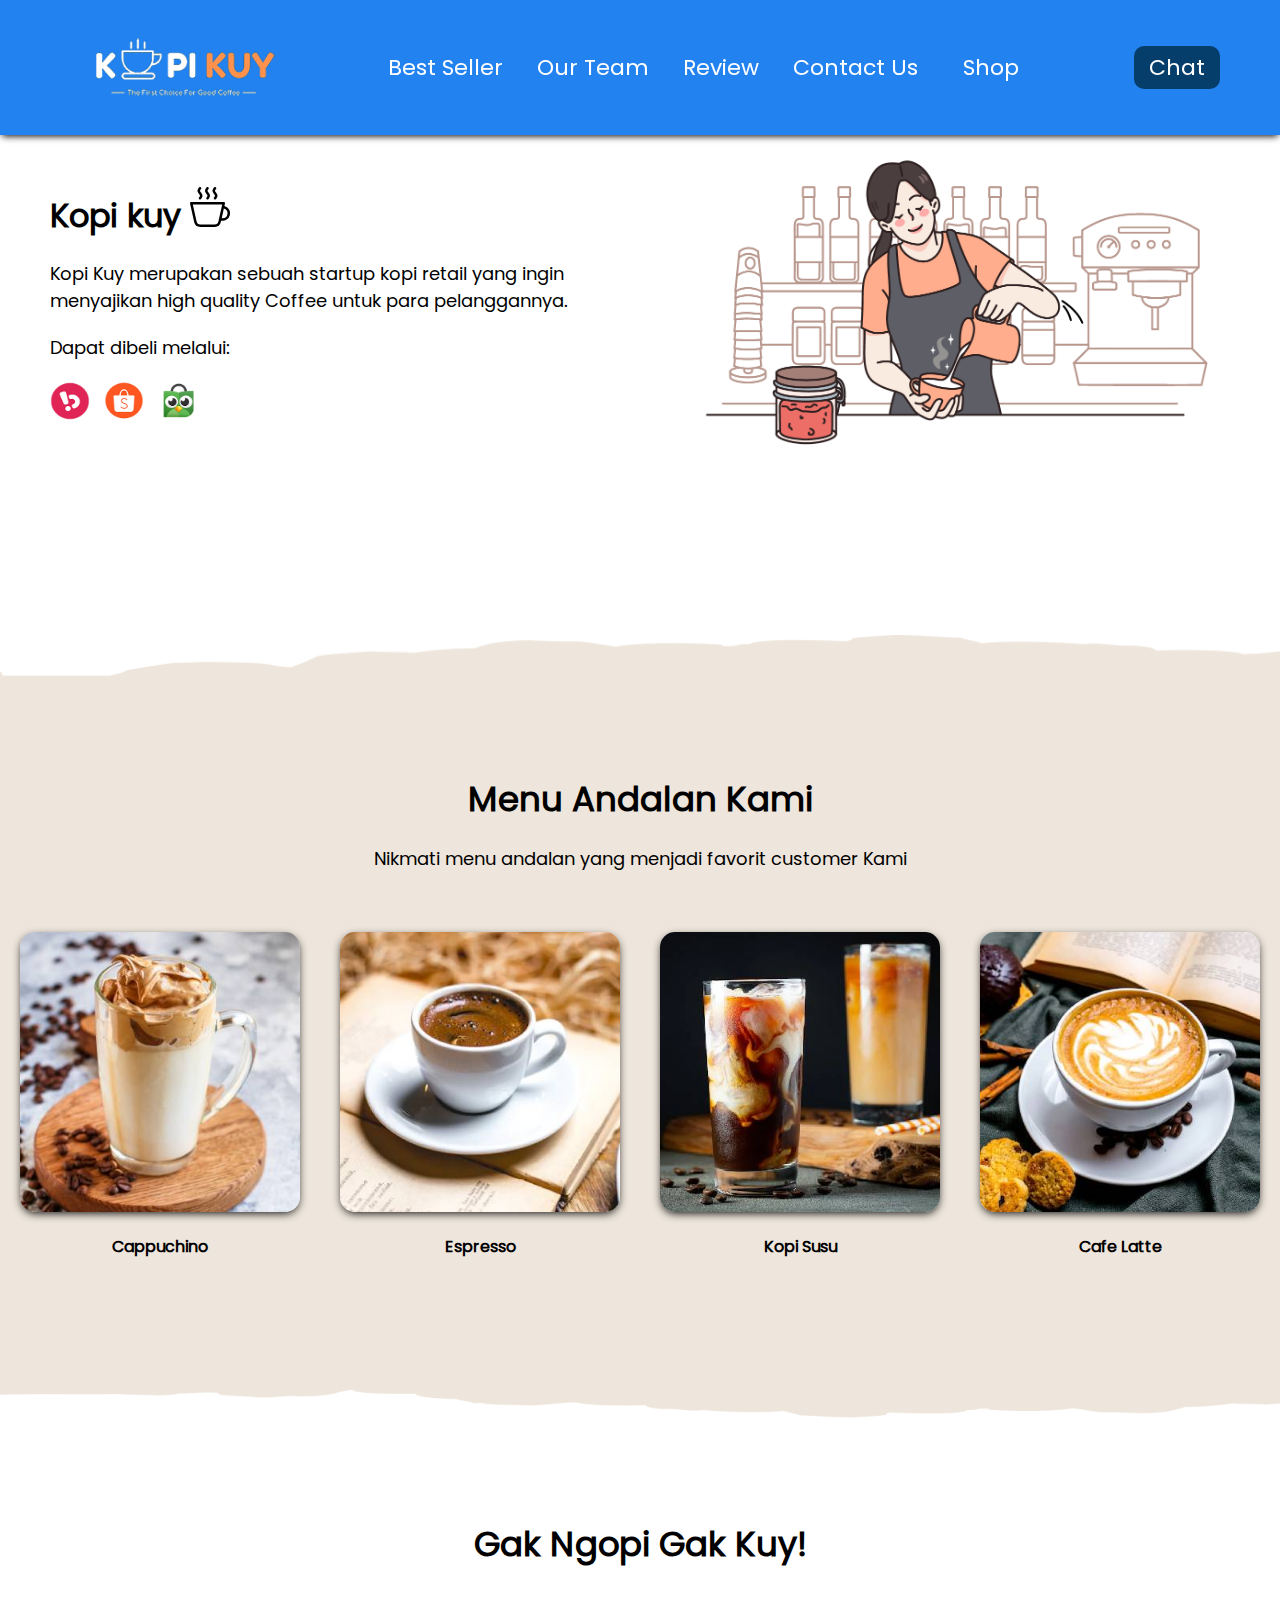
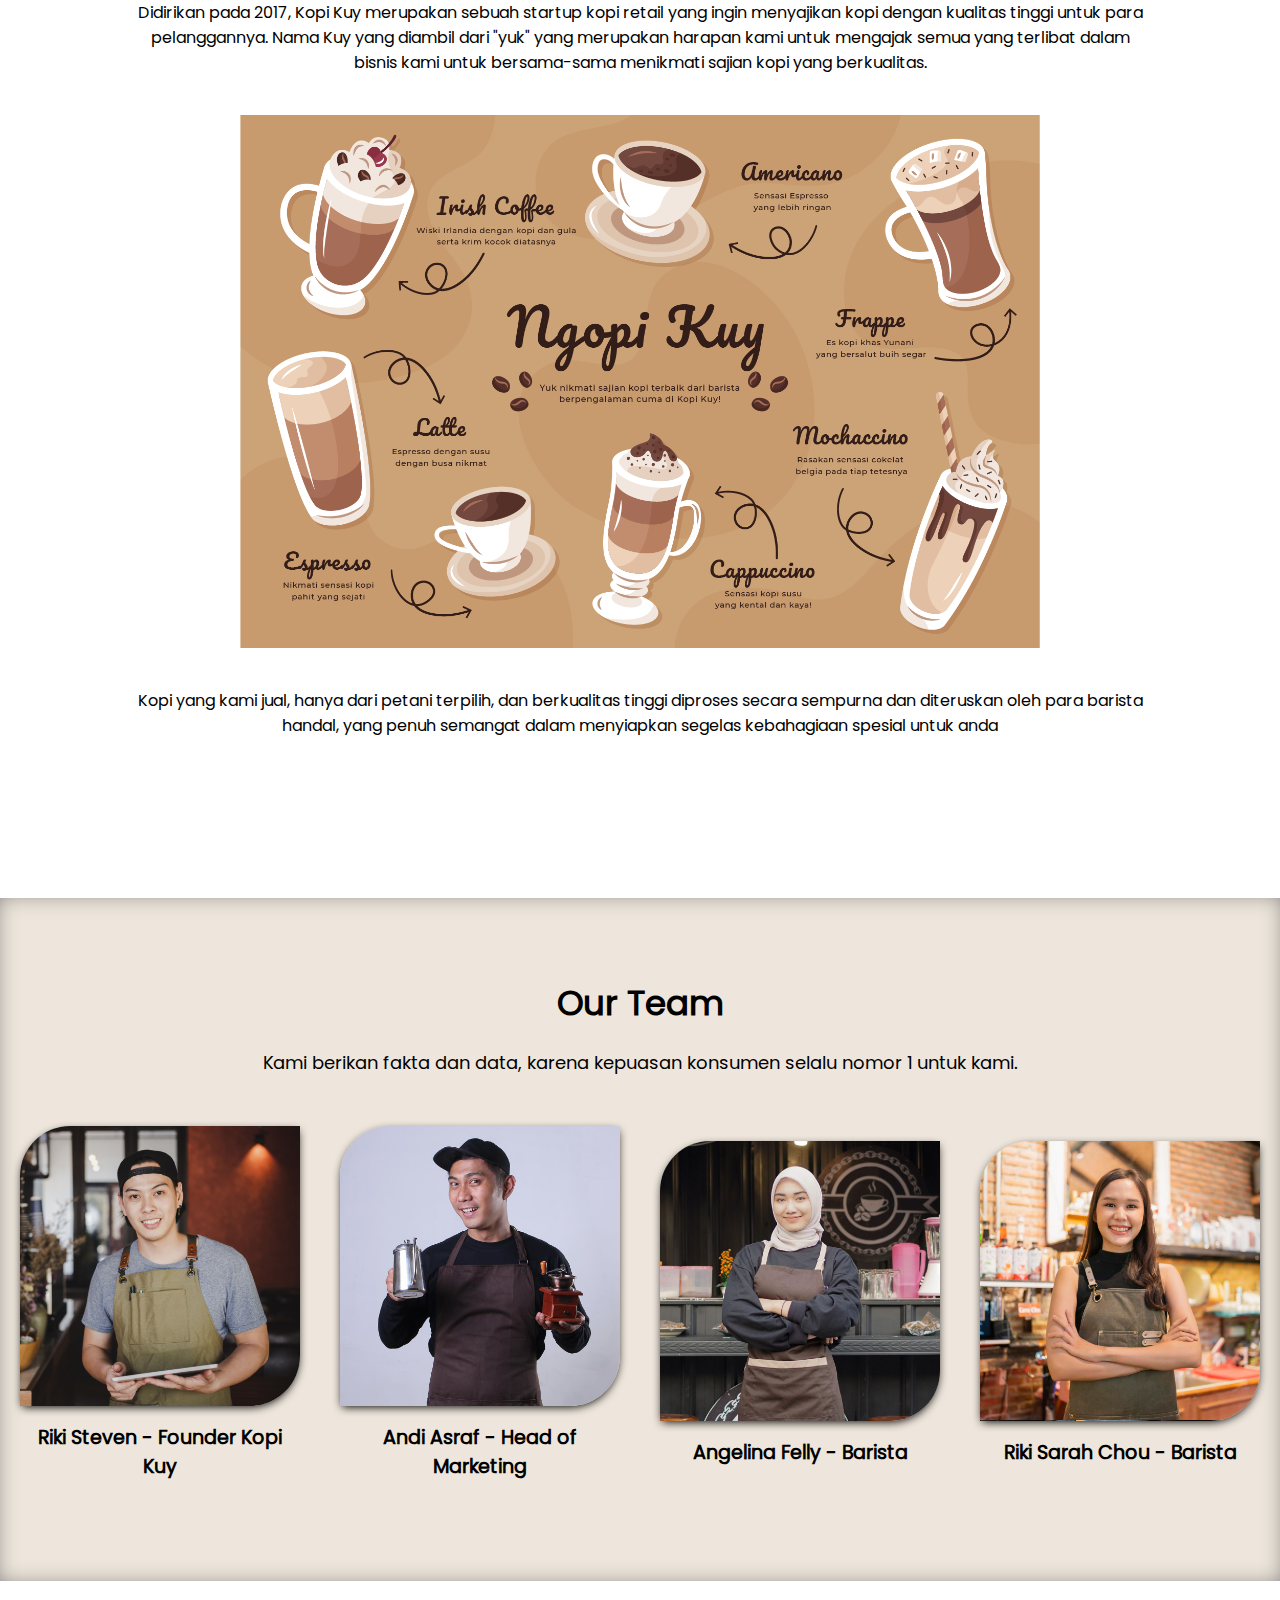
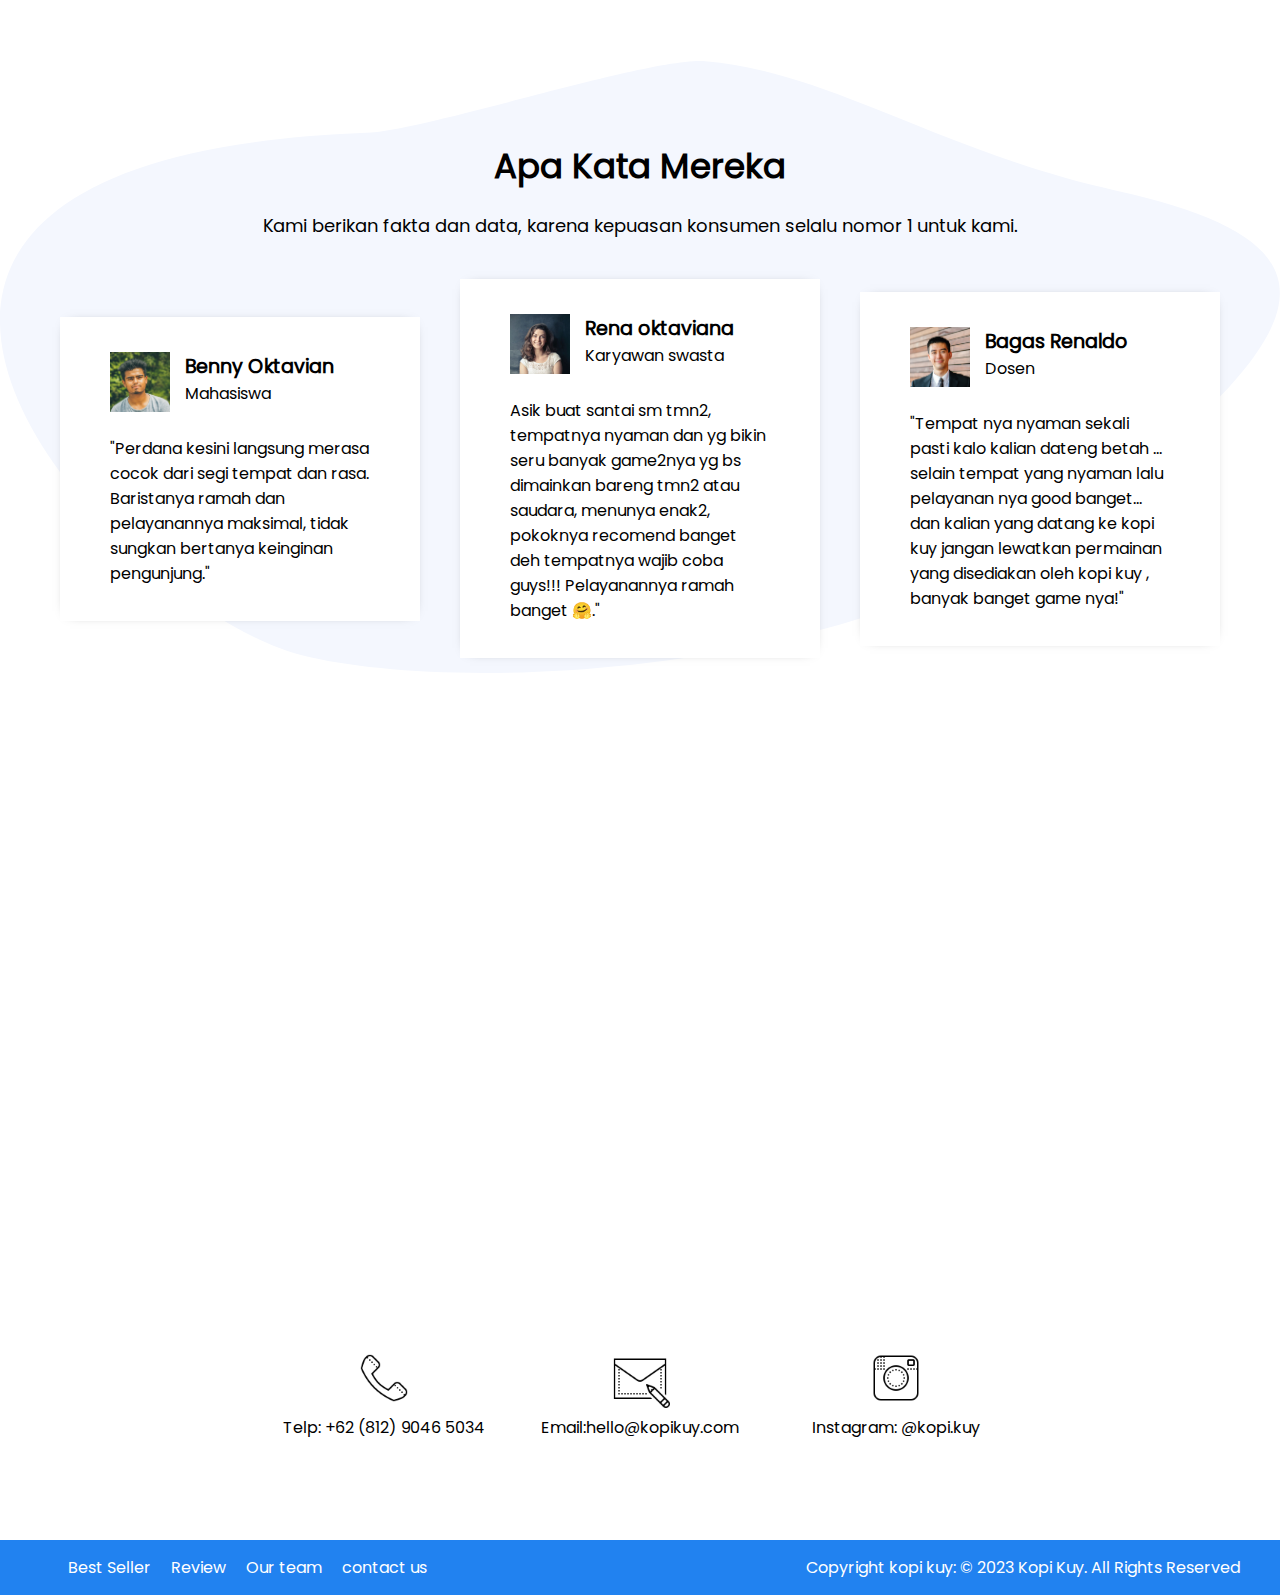
<file: index.html>
<!DOCTYPE html>
<html lang="id">

<head>
    <meta charset="UTF-8">
    <meta http-equiv="X-UA-Compatible" content="IE=edge">
    <meta name="viewport" content="width=device-width, initial-scale=1.0">
    <link rel="shortcut icon" href="images/favicon.ico" type="image/x-icon">
    <title>Website Kopi Kuy</title>
    <link rel="stylesheet" href="css/style.css">
</head>

<body>
    <nav>
        <img class="logo" src="images/logo/logo_kuy.png">
        <div class="navigasi">
            <a href="#best-seller">Best Seller</a>
            <a href="#our-team">Our Team</a>
            <a href="#review">Review</a>
            <a href="#contact-us">Contact Us</a>
        </div>
        <a class="shop" href="produk.html">Shop</a>
        <a class="chat" href="https://wa.me/628123456?text=Saya ingin bertanya" target="_blank">Chat</a>
    </nav>

    <!-- Tulis Kode HTML / <header> Setelah baris di bawah ini (baris 28) --> 
<header> 
    <div class="kiri">
        <h1> Kopi kuy <img src="images/icon/icon_kopi.svg" alt=""></h1>
        <p>Kopi Kuy merupakan sebuah startup kopi retail yang ingin menyajikan 
            high quality Coffee untuk para pelanggannya.</p>
    <div class="olshop">  
        <p>Dapat dibeli melalui:</p>
        <img src="images/logo/logo_bukalapak.png" alt="">
        <img src="images/logo/logo_shopee.png" alt="">
        <img src="images/logo/logo_tokopedia.png" alt="">
    </div> 
    </div>  
    <div class="kanan">
        <img src="images/header/header1.png" alt="">
    </div>
</header>
<section class="best-seller"id=best-seller>
        <h2>Menu Andalan Kami</h2>
        <p>Nikmati menu andalan yang menjadi favorit customer Kami</p>
        <div class="produk">
            <img src="images/produk/product_capuchino.jpg" alt="">
            <p>Cappuchino</p>
        </div>
        <div class="produk">
            <img src="images/produk/product_espresso.jpg" alt="">
            <p>Espresso</p>
        </div>
        <div class="produk">
            <img src="images/produk/product_kopi_susu.jpg" alt="">
            <p>Kopi Susu</p>
        </div>
        <div class="produk">
            <img src="images/produk/product_latte.jpg" alt="">
            <p>Cafe Latte</p>
        </div>
    </section>
    <section class="about-us"id=about-us>
        <h2>Gak Ngopi Gak Kuy!</h2>
        <p>Didirikan pada 2017, Kopi Kuy merupakan sebuah startup kopi retail 
            yang ingin menyajikan kopi dengan kualitas tinggi untuk para pelanggannya. 
            Nama Kuy yang diambil dari "yuk" yang merupakan harapan kami untuk mengajak semua 
            yang terlibat dalam bisnis kami untuk bersama-sama menikmati sajian kopi yang berkualitas.</p>
            <img src="images/about-us/aset_kopi_jumbo.png" alt=""> 
            <p>Kopi yang kami jual, hanya dari petani terpilih, dan berkualitas tinggi diproses 
                secara sempurna dan diteruskan oleh para barista handal, yang penuh semangat 
                dalam menyiapkan segelas kebahagiaan spesial untuk anda</p>
    </section>
    <section class="our-team"id=our-team> 
        <h2>Our Team</h2>
        <p>Kami berikan fakta dan data, karena kepuasan konsumen selalu nomor 1 untuk kami.</p>
        <div class="team">
            <img src="images/team/team1.jpg" alt="">
            <h3>Riki Steven - Founder Kopi Kuy</h3>
        </div>
        <div class="team">
            <img src="images/team/team2.jpg" alt="">
            <h3>Andi Asraf - Head of Marketing</h3>
        </div>
        <div class="team">
            <img src="images/team/team3.jpg" alt="">
            <h3>Angelina Felly - Barista</h3>
        </div>
        <div class="team">
            <img src="images/team/team4.jpg" alt="">
            <h3>Riki Sarah Chou - Barista</h3>
        </div>
    </section>
    <section class="review"id=review>
        <h2>Apa Kata Mereka</h2>
        <p>Kami berikan fakta dan data, karena kepuasan konsumen selalu nomor 1 untuk kami.</p> 
    <div class="testimoni">   
             <img src="images/customer/customer1.jpg" alt="">
        <div class="profile">
            <h3>Benny Oktavian </h3>
            <p>Mahasiswa</p>
        </div>
        <p> "Perdana kesini langsung merasa cocok dari segi tempat dan rasa. 
            Baristanya ramah dan pelayanannya maksimal, tidak sungkan bertanya keinginan pengunjung."</p>
    </div>
<div class="testimoni">   
        <img src="images/customer/customer2.jpg" alt="">
   <div class="profile">
       <h3>Rena oktaviana </h3>
       <p>Karyawan swasta</p>
   </div>
   <p> Asik buat santai sm tmn2, tempatnya nyaman dan yg bikin seru banyak game2nya 
    yg bs dimainkan bareng tmn2 atau saudara, menunya enak2, pokoknya recomend 
    banget deh tempatnya wajib coba guys!!! Pelayanannya ramah banget 🤗."</p>
</div>    
</div>
    <div class="testimoni">   
        <img src="images/customer/customer3.jpg" alt="">
   <div class="profile">
       <h3>Bagas Renaldo </h3>
       <p>Dosen</p>
   </div>
   <p> "Tempat nya nyaman sekali pasti kalo kalian dateng betah ... 
    selain tempat yang nyaman lalu pelayanan nya good banget... 
    dan kalian yang datang ke kopi kuy jangan lewatkan permainan yang disediakan 
    oleh kopi kuy , banyak banget game nya!"</p>
    </div>
    </section> 
<section class="contact-us"id=contact-us>
    <iframe src="https://www.google.com/maps/embed?pb=!1m14!1m8!1m3!1d7932.741866032694!2d106.668581!3d-6.214715!3m2!1i1024!2i768!4f13.1!3m3!1m2!1s0x2e69f9912c7f297b%3A0xe5a3a671dae861ab!2sKopi%20kuy!5e0!3m2!1sid!2sid!4v1680617229460!5m2!1sid!2sid"
    allowfullscreen="" loading="lazy" referrerpolicy="no-referrer-when-downgrade"></iframe>
<div class="kontak">
   <img src="images/icon/icon_phone.png" alt="">
   <p>Telp: +62 (812) 9046 5034</p>
</div>
<div class="kontak">
    <img src="images/icon/icon_mail.png" alt="">
    <p>Email:hello@kopikuy.com</p>
 </div>
 <div class="kontak">
    <img src="images/icon/icon_instagram.png" alt="">
    <p>Instagram: @kopi.kuy </p>
 </div>
</section>
<footer>
<div class="navigasi">
    <a href="Best-Seller">Best Seller</a>
    <a href="Review">Review</a>
    <a href="Our -team">Our team</a>
    <a href="Contact-us">contact us</a>
</div>
<p>Copyright kopi kuy: © 2023 Kopi Kuy. All Rights Reserved</p>
</footer>
    <!--
        Kode HTML tidak boleh lewat dari batas ini
        Pastikan setiap section di tutup
        misalnya kode <section class="best-seller"> harus ada
        di bawah kode </header> (perhatikan ada garis miringnya
        dan setiap section harus setelah kode </section>
        jangan menulis <section> di dalam <section>
    -->
</body>

</html>
</file>
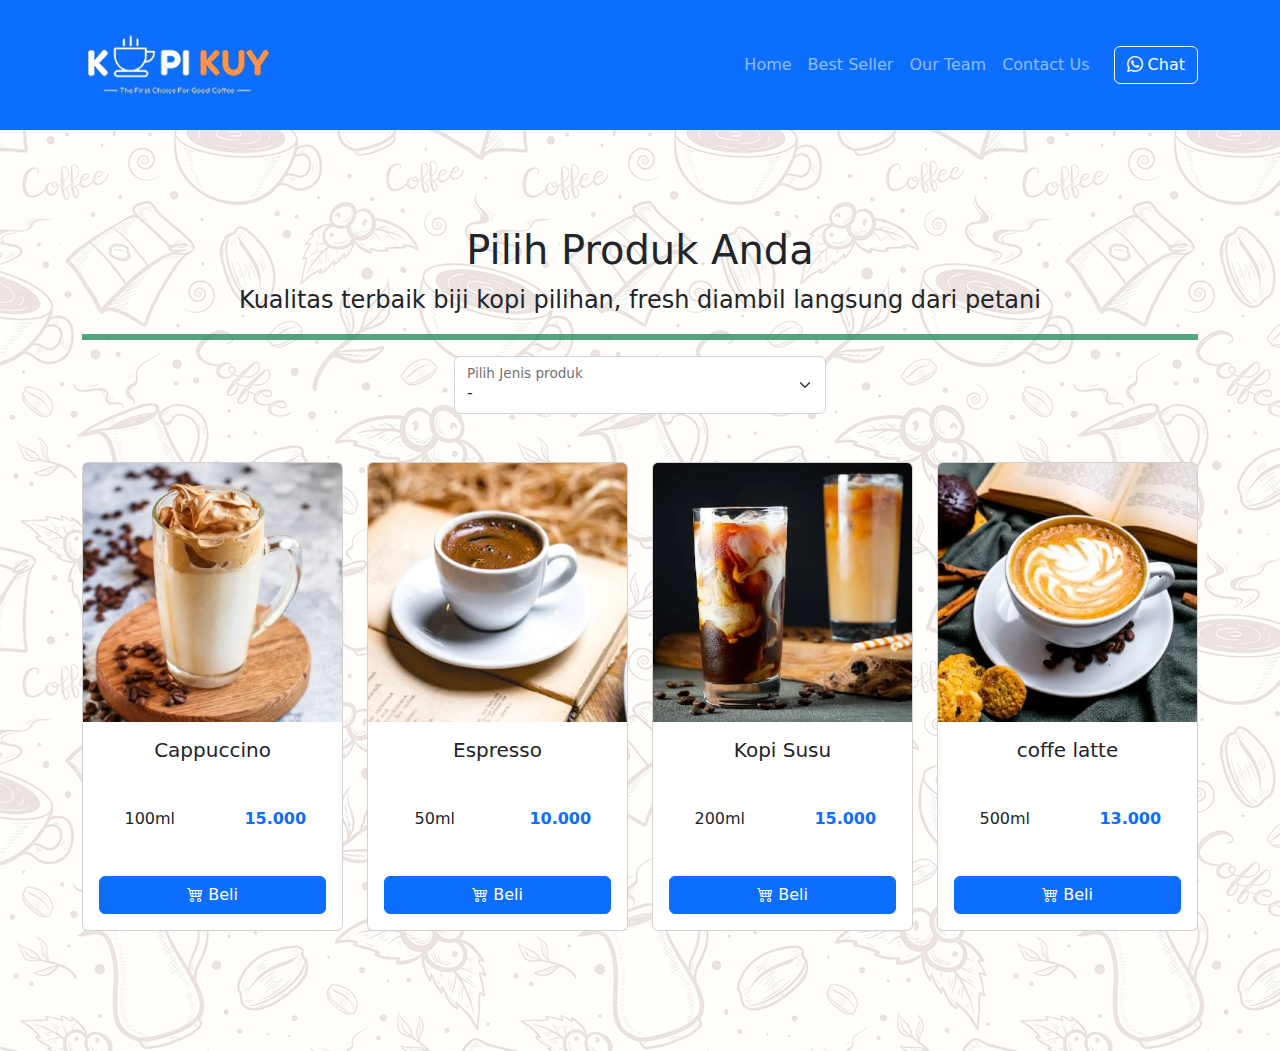
<file: produk.html>
<!DOCTYPE html>
<html lang="id">

<head>
    <meta charset="UTF-8">
    <meta http-equiv="X-UA-Compatible" content="IE=edge">
    <meta name="viewport" content="width=device-width, initial-scale=1.0">
    <link rel="shortcut icon" href="images/favicon/favicon.ico" type="image/x-icon">
    <title>Produk</title>
    <link rel="shortcut icon" href="images/favicon.ico" type="image/x-icon">
    <link rel="stylesheet" href="vendor/bootstrap/bootstrap.min.css">
    <link rel="stylesheet" href="vendor/bootstrap/bootstrap-icons.css">
    <script src="vendor/bootstrap/bootstrap.bundle.min.js"></script>
    <script src="js/jquery-3.6.3.min.js"></script>
    <style>
        /* tulis kode CSS internal di bawah sini */
body {
   
    background-image: url(images/background/bgkopi.png);
 }
nav { 
    width: 100%;
    height: 130px;

 }
        /* Batas Akhir penulisan kode CSS internal */
    </style>
</head>

<body>
    <!-- Tulis Kode Bootstrap Di Bawah Sini -->


    <nav class="navbar navbar-dark bg-primary navbar-expand-lg bisadicopy">
        <div class="container">
            <a class="navbar-brand" href="index.html">
                <img src="images/logo/logo_kuy.png" height="70" alt="image">
            </a>
            <button class="navbar-toggler" type="button" data-bs-toggle="collapse" data-bs-target="#navbarNav11"
                aria-controls="navbarNav11" aria-expanded="false" aria-label="Toggle navigation">
                <span class="navbar-toggler-icon"></span>
            </button>
            <div class="collapse navbar-collapse" id="navbarNav11">
                <ul class="navbar-nav ms-auto">
                    <li class="nav-item active">
                        <a class="nav-link" href="index.html">Home</a>
                    </li>
                    <li class="nav-item">
                        <a class="nav-link" href="index.html#best-seller">Best Seller</a>
                    </li>
                    <li class="nav-item">
                        <a class="nav-link" href="index.html#our-team">Our Team</a>
                    </li>
                    <li class="nav-item">
                        <a class="nav-link" href="index.html#contact-us">Contact Us</a>
                    </li>
                </ul>
                <a class="btn btn-outline-light ms-md-3"
                    href="https://wa.me/6281290446155?text=halo kopi kuy mau tanya dong">
                    <i class="bi bi-whatsapp"></i> Chat
                </a>
            </div>
        </div>
    </nav>
    <section class="riki-block produk text-center my-5 py-5">
        <div class="container">
            <h1>Pilih Produk Anda</h1>
            <p class="fs-4">Kualitas terbaik biji kopi pilihan, fresh diambil langsung dari petani</p>
            <hr class="border border-success border-3 opacity-75">

            <!-- Ini Untuk Select -->
            <div class="form-floating mx-auto col-md-4">
                <select class="form-select" id="select_kopi">
                    <option disabled selected>-</option>
                    <option value="arabica">Arabica</option>
                    <option value="robusta">Robusta</option>
                    <option value="bijiKopi">Biji Kopi</option>
                    <option value="kopiImport">Kopi Import</option>
                  
                </select>
                <label for="select_kopi">Pilih Jenis produk</label>
            </div>           

            <div id="baris_produk" class="row row-cols-1 row-cols-sm-2 row-cols-md-3 row-cols-lg-4 text-center mt-5">
                <!-- untuk banyakin produk, copynya div class col ya, jangan div baris atau div card -->
                <div class="col mb-4">
                    <div class="card">
                        <img src="images/produk/product_capuchino.jpg" class="card-img-top" alt="...">
                        <div class="card-body">
                            <h5 class="card-title">Cappuccino</h5>
                            <div class="row hargasize my-4">
                                <div class="col">
                                    100ml
                                </div>
                                <div class="col text-primary fw-bold">
                                    15.000
                                </div>
                            </div>
                            <a href="#" class="btn btn-primary w-100"><i class="bi bi-cart4"></i> Beli</a>
                        </div>
                    </div>
                </div>
                <div class="col mb-4">
                    <div class="card">
                        <img src="images/produk/product_espresso.jpg" class="card-img-top" alt="...">
                        <div class="card-body">
                            <h5 class="card-title">Espresso</h5>
                            <div class="row hargasize my-4">
                                <div class="col">
                                    50ml
                                </div>
                                <div class="col text-primary fw-bold">
                                    10.000
                                </div>
                            </div>
                            <a href="#" class="btn btn-primary w-100"><i class="bi bi-cart4"></i> Beli</a>
                        </div>
                    </div>
                </div>
                <div class="col mb-4">
                    <div class="card">
                        <img src="images/produk/product_kopi_susu.jpg" class="card-img-top" alt="...">
                        <div class="card-body">
                            <h5 class="card-title">Kopi Susu</h5>
                            <div class="row hargasize my-4">
                                <div class="col">
                                    200ml
                                </div>
                                <div class="col text-primary fw-bold">
                                    15.000
                                </div>
                            </div>
                            <a href="#" class="btn btn-primary w-100"><i class="bi bi-cart4"></i> Beli</a>
                        </div>
                    </div>
                </div>
                <div class="col mb-4">
                    <div class="card">
                        <img src="images/produk/product_latte.jpg" class="card-img-top" alt="...">
                        <div class="card-body">
                            <h5 class="card-title">coffe latte</h5>
                            <div class="row hargasize my-4">
                                <div class="col">
                                    500ml
                                </div>
                                <div class="col text-primary fw-bold">
                                    13.000
                                </div>
                            </div>
                            <a href="#" class="btn btn-primary w-100"><i class="bi bi-cart4"></i> Beli</a>
                        </div>
                    </div>
                </div>
            </div>
        </div>
    </section>

    <!-- Batas Akhir penulisan kode Bootstrap -->
    <script>
        /* Tulis Javascript Di bawah Sini */

       
        var sumber2 = "data.json"

        $.getJSON(sumber2).then(function (data_mentah) {
            data_json = data_mentah
            console.log(data_json)
        })
        
        select_kopi.onchange = function() {
      var dipilih = this.value
      data_kopi = data_json[dipilih]
      console.log(data_kopi)
      tampilkan_data()
    }
    function tampilkan_data() {
            baris_produk.innerHTML = ""
            data_kopi.forEach(kopi => {
                baris_produk.innerHTML += `<div class="col mb-4">
                    <div class="card">
                        <img src="${kopi.foto}"
                            class="card-img-top" alt="...">
                        <div class="card-body">
                            <h5 class="card-title">${kopi.nama}</h5>
                            <div class="row hargasize my-4">
                                <div class="col">
                                    ${kopi.size}
                                </div>
                                <div class="col text-primary fw-bold">
                                    ${kopi.harga}
                                </div>
                            </div>
                            <a href="${kopi.link}" class="btn btn-success bg-primary w-100"><i class="bi bi-cart4"></i> Beli</a>
                        </div>
                    </div>
                </div>`
            })
        }
        /* Batas Akhir penulisan kode Javascript */
    </script>
</body>

</html>
</file>
<file: css/style.css>
/* Kode * di bawah ini untuk mereset tampilan setiap web browser supaya seragam */

* {
   box-sizing: border-box;
   margin: 0;
   padding: 0;
}

html {
   /* scroll-behavior: smooth agar scroll ketika klik pada navigasi menjadi halus */
   scroll-behavior: smooth;
}

/* 
Kode di bawah ini untuk mengatur nav sampai footer agar memiliki tampilan flexibel
selengkapnya akan di bahas di hari ke 3
*/

nav,
header,
section,
footer {
   /* 
      display: flex memiliki pengaturan yang dapat mengatur agar elemen
      di dalamnya memiliki ukuran yang fleksibel
      digunakan saat ada elemen yang isinya lebih dari satu kolom
   */
   display: flex;
   /* 
      align-items: center mengatur elemen di dalamnya rata tengah vertikal
   */
   align-items: center;

   /* 
      justify-content: center mengatur elemen di dalamnya rata tengah horizontal
   */
   justify-content: center;

   /* 
      flex-wrap: wrap mengatur agar jika lebar elemen berlebih, maka elemen
      akan otomatis diletakan di baris baru (tidak dipaksakan di satu baris)
   */
   flex-wrap: wrap;
}



/* 
Kode @font-face untuk menginstall font ke dalam Website 
src adalah untuk lokasi fontnya, font dapat di cari di website https://fonts.google.com/
dengan memberi nama family, maka kita mendaftarkan font tersebut ke dalam website
*/

@font-face {
   src: url(../fonts/poppins.woff2);
   font-family: 'Poppins';
}

body {
   /* 
   mendaftarkan semua teks pada body menjadi family Poppins 
   kenapa pada body? karena elemen body membungkus semua elemen dari nav section sampai footer
   */
   font-family: 'Poppins';
}

/*
Misalnya ada font dari google yang bernama Irish Grover yang berada di:
https://fonts.gstatic.com/s/irishgrover/v23/buExpoi6YtLz2QW7LA4flVgv__RP.woff2

maka bisa coba copy kode berikut untuk menginstall font tadi:

@font-face {
  font-family: 'Irish Grover';
  font-style: normal;
  font-weight: 400;
  src: url(https://fonts.gstatic.com/s/irishgrover/v23/buExpoi6YtLz2QW7LA4flVgv__RP.woff2) format('woff2');
}

Jika kode di atas sudah di copy
Nanti pada element yang ingin menggunakan font Irish Grover Tadi, tinggal diganti font-familynya
misal mau mengganti h1 dan h2 maka kodenya sebagai berikut:

h1,h2 {
   font-famil y: 'Irish Grover';
}

*/


a {
   /* menghilangkan garis bawah pada link */
   text-decoration: none;

   /* 
   color: adalah untuk mengganti warna tulisan.
   color:unset digunakan pada a untuk menghilangkan warna bawaan pada link (biasanya warna biru) 
   */
   color: unset;
}

h2 {
   /* mengatur ukuran huruf ke 34 pixel */
   font-size: 34px;
}

h3 {
   /* mengatur ukuran huruf ke 1.2rem */
   font-size: 1.2rem;
}

h1,
h2,
h3 {
   /* mengatur tebal huruf bisa bold, normal*/
   font-weight: bold;
}

img {
   /* 
      kode max-width artinya lebar maksimal
      mengatur agar semua elemen img memiliki lebar maksimal 100% agar
      besar gambar tidak melebihi layar ataupun elemen pembungkus
   */
   max-width: 100%;
}

/* Navigasi */

nav {
   /* 
   background-color mengatur warna latar belakang 
   untuk pengguna hp, pergantian warna tidak bisa seperti vs code
   hanya dapat menggunakan warna bahasa inggris seperti: red, green, brown, purple dsb
   untuk pengguna vscode silahkan arahkan mouse ke kotak warna di bawah
   untuk mengganti warna sesuai keinginan
   */
   background-color:#2182f0;

   /* box-shadow membuat efek bayangan */
   box-shadow: 0 3px 7px -2px #000000;

   /* width mengatur lebar elemen. 100% agar lebarnya full dari kiri sampai kanan layar */
   width: 100%;
   height: 15%;

   /* 
   padding digunakan untuk memberi jarak ke dalam. 
   efeknya bila digunakan pada elemen yang memiliki warna latar akan membuat elemen tersebut 'gemuk'
   padding-top artinya jarak ke atas, nilai padding dapat berupa
   padding-top, padding-bottom, padding-left, padding-right
   */
   padding-top: 10px;
   padding-bottom: 10px;

   /* 
   position mengatur posisi elemen, position:fixed supaya elemen nav akan ikut menempel di atas layar
   saat kita scroll ke bawah. Jika ingin navigasi gak nempel, bisa menggunakan position:static;
   */
   position:fixed;

   /* Nilai z-index semakin besar, maka elemen akan semakin di depan */
   z-index: 500;
}

img.logo {
   /* height mengatur tinggi elemen */
   height: 60%;
   /* penjelasan margin mirip dengan padding, fungsinya untuk memberi jarak pada elemen */
   margin-left: 7%;
}

div.navigasi {
   margin-left: auto;
   margin-right: 15px;
}

nav a {
   color: #fff;
   padding-left: 15px;
   padding-right: 15px;
 font-size: 22px;
}

a.shop {
   margin-right: 100px;
}

a.chat {
   margin-right: 60px;
   background-color: rgb(5, 61, 107);
   color: #fff;
   padding-top: 5px;
   padding-right: 15px;
   padding-bottom: 5px;
   padding-left: 15px;
   border-radius: 10px;
}


/* 
   PERHATIKAN bahwa dalam mengatur elemen, nama elemen langsung ditulis
   sedangkan untuk mengatur class, dibutuhkan tanda titik (.) terlebih dulu
   img {} berarti seluruh elemen dengan tag img (<img src="....">), 
   sedangkan .img artinya hanya elemen dengan class img (<img class="img" src="...">) 
*/


/* HEADER */


header,
section {
   /*
    padding mengatur jarak ke dalam
    pada padding dan margin ditambahkan top / right / bottom / top 
    untuk mengatur jarak masing-masing 
   */
   padding-top: 80px;
   padding-bottom: 80px;

   /* margin mengatur jarak ke luar */
   margin-bottom: 80px;
}

/* penulisan CSS dapat digabung dengan beberapa elemen */
header div.kiri,
header div.kanan {
   /* width mengatur lebar elemen. 50% artinya setengah ukuran elemen pembungkus */
   width: 50%;
   padding: 50px;
}

header h1 {
   margin-bottom: 20px;
}

header p {
   /* font-size digunakan untuk mengatur ukuran huruf */
   font-size: 18px;
   margin-bottom: 20px;
}

div.olshop img {
   width: 40px;
   /* aspect-ratio:1 agar tinggi menyesuaikan width */
   aspect-ratio: 1;
   margin-right: 10px;
}


/* Best Seller */

section.best-seller {
   position: relative;

   /* background-color mengatur warna latar belakang elemen */
   background-color: #EEE6DC;

   /* text-align mengatur rata tulisan, bisa bernilai: left, right, center, justify */
   text-align: center;
}

/* 
terkait position, after, dan before memerlukan pemahaman mendalam
terkait layout pada CSS untuk dapat memahami secara penuh 
*/

section.best-seller::before,
section.best-seller::after {
   position: absolute;
   content: "";
   width: 100%;
   height: 76px;

   /* background-image untuk menambahkan gambar sebagai background */
   background-image: url(../images/background/garis-atas.png);

   /*background-size agar gambar latar menyesuaikan tinggi / lebar elemen */
   background-size: cover;

   top: -60px;
   left: 0;
}

section.best-seller::after {
   height: 60px;
   background-image: url(../images/background/garis-bawah.png);
   top: unset;
   bottom: -60px;
}

section.best-seller h2 {
   margin-bottom: 20px;
   width: 100%;
}

/* 
Penulisan section.best-seller > p berarti mengatur elemen p yang langsung
di bungkus oleh elemen <section class="best-seller">
aturan ini tidak berlaku untuk elemen <p> yang ada di dalam <div class="produk">
*/

section.best-seller>p {
   font-size: 18px;
   margin-bottom: 40px;
   width: 100%;
}

div.produk {
   /* 
      Penulisan padding dan margin seperti padding:20px ini penulisan singkat 
      yang berarti top, right, bottom, left nilainya sama, yaitu 20px 
   */
   padding: 20px;
   width: 25%;
}

div.produk img {
   /* transition membuat animasi transisi dari perubahan style, 0.3s berarti 0.3 detik */
   transition: all 0.3s ease;

   /* border-radius  Membuat sudut membulat */
   border-radius: 15px;

   /* box-shadow membuat efek bayangan */
   box-shadow: 0 3px 10px -2px #000;
}

/*

kode div.produk img:hover akan dijalankan saat mouse ada di atas elemen <img> yang ada
di dalam <div class="produk"> 
karena ada efek transition pada div.produk img 
maka akan menghasilkan efek animasi yang smooth

*/
div.produk img:hover {

   /* membuat transformasi, bisa berupa scale(1.05), rotate(180deg), translateY(-50px), dsb */
   transform: scale(0.9);
   border-radius: 50%;
}

div.produk p {
   margin-top: 15px;
   font-weight: bold;
}



/* About US */

section.about-us {
   /* max-width: 80%; mengatur lebar maksimal elemen tidak boleh melebihi 80% layar */
   max-width: 80%;

   /* margin-left dan margin-right auto akan membuat posisi elemen berada di tengah */
   margin-left: auto;
   margin-right: auto;
   text-align: center;
}

section.about-us h2 {
   margin-bottom: 30px;
   width: 100%;
}

section.about-us img {
   /* 
      Penulisan width: 800px dan max-width: 100% mengatur agar
      elemen memiliki lebar 800px namun tidak boleh melebihi 100% ukuran layar
   */
   width: 800px;
   max-width: 100%;
   margin: auto;
}

/*
section.about-us p:nth-child(2) berarti mengatur elemen ke 2 dengan jenis <p>
yang ada di dalam <section class="about-us">
*/

section.about-us p:nth-child(2) {
   margin-bottom: 40px;
}

section.about-us p:nth-child(4) {
   margin-top: 40px;
}


/* OUR TEAM */

section.our-team {
   background-color: #EEE6DC;
   box-shadow: inset 0px 0px 23px -6px #707070;
   text-align: center;
}

section.our-team h2 {
   margin-bottom: 20px;
   width: 100%;
}

section.our-team>p {
   margin-bottom: 30px;
   font-size: 18px;
   width: 800px;
   max-width: 90%;
   margin-left: auto;
   margin-right: auto;
   width: 100%;
}

div.team {
   width: 25%;
   padding: 20px;
}

div.team img {
   width: 100%;
   aspect-ratio: 1/1;
   object-fit: cover;
   box-shadow: 0 3px 10px -2px #000;
   border-radius: 50px 0px 50px 0px;
   margin-bottom: 10px;
}


/* REVIEW */

section.review {
   background-image: url(../images/background/bg-review.svg);
   /* 
      background-size: contain;
      membuat gambar latar belakang tidak terpotong
   */
   background-size:contain;

   /* 
      background-repeat: no-repeat;
      membuat gambar latar belakang tidak diulang (duplikat)
   */
   background-repeat: no-repeat;
   background-position-x: center;
   padding-left: 40px;
   padding-right: 40px;
   justify-content: space-around;
   /* align-items: stretch; membuat tinggi elemen di dalam .review .baris seragam */
   text-align: center;
}

section.review h2 {
   margin-bottom: 20px;
   width: 100%;
}

section.review>p {
   margin-bottom: 40px;
   font-size: 18px;
   width: 100%;
}

div.testimoni {
   width: 30%;
   display: flex;
   flex-wrap: wrap;
   padding: 35px 50px;
   box-shadow: 0px 0px 12px -10px #000000;
   background-color: #ffffff;
}

div.testimoni img {
   width: 60px;
   height: 60px;
   margin-right: 15px;
   object-fit: cover;
}

div.profile {
   text-align: left;
   display: block;
   margin-bottom: 30px;
   width: calc(100% - 75px);
}

div.profile p {
   width: 100%;
   text-align: left;
}

div.testimoni>p {
   width: 100%;
   text-align: left;
}


/* CONTACT US */
section.contact-us {
   margin-bottom: 20px;
}

section.contact-us iframe {
   width: 100%;
   height: 400px;
   border: 0;
}

div.kontak {
   width: 20%;
   /* color mengatur warna tulisan */
   color: rgb(0, 0, 0);
   text-align: center;
   margin-top: 50px;
   
}
div.kontak img {
   height:60px;
   width: 60px;
   object-fit:cover;
}

/* FOOTER */

footer {
   background-color:#2182f0;
   padding-top: 15px;
   padding-bottom: 15px;
   color: #fff;
   padding-right: 40px;
   padding-left: 40px;
}

footer div.navigasi {
   margin-left: 20px;
   margin-right: auto;
}

footer div.navigasi a {
   padding: 8px;
}

/* UNTUK kode RESPONSIF hari ke 3 tulis DI BAWAH sini */

@media (max-width:600px) {

   nav {
      width: 100%;
      height: 10%;
   }
   header div.kiri,
   header div.kanan {
      width: 100%;
      padding: 25px;
      text-align: center;
   }
   div.navigasi {
      display: none;
   }
   a.shop {
      margin-right: 20px;
      margin-left: auto;
   }
   div.produk,
   div.team,
   div.kontak {
      width: 50%;
   }
   div.testimoni {
      width: 100%;
      margin-bottom: 30px;
   }
}



/* Kode CSS Selesai di sini */
</file>
